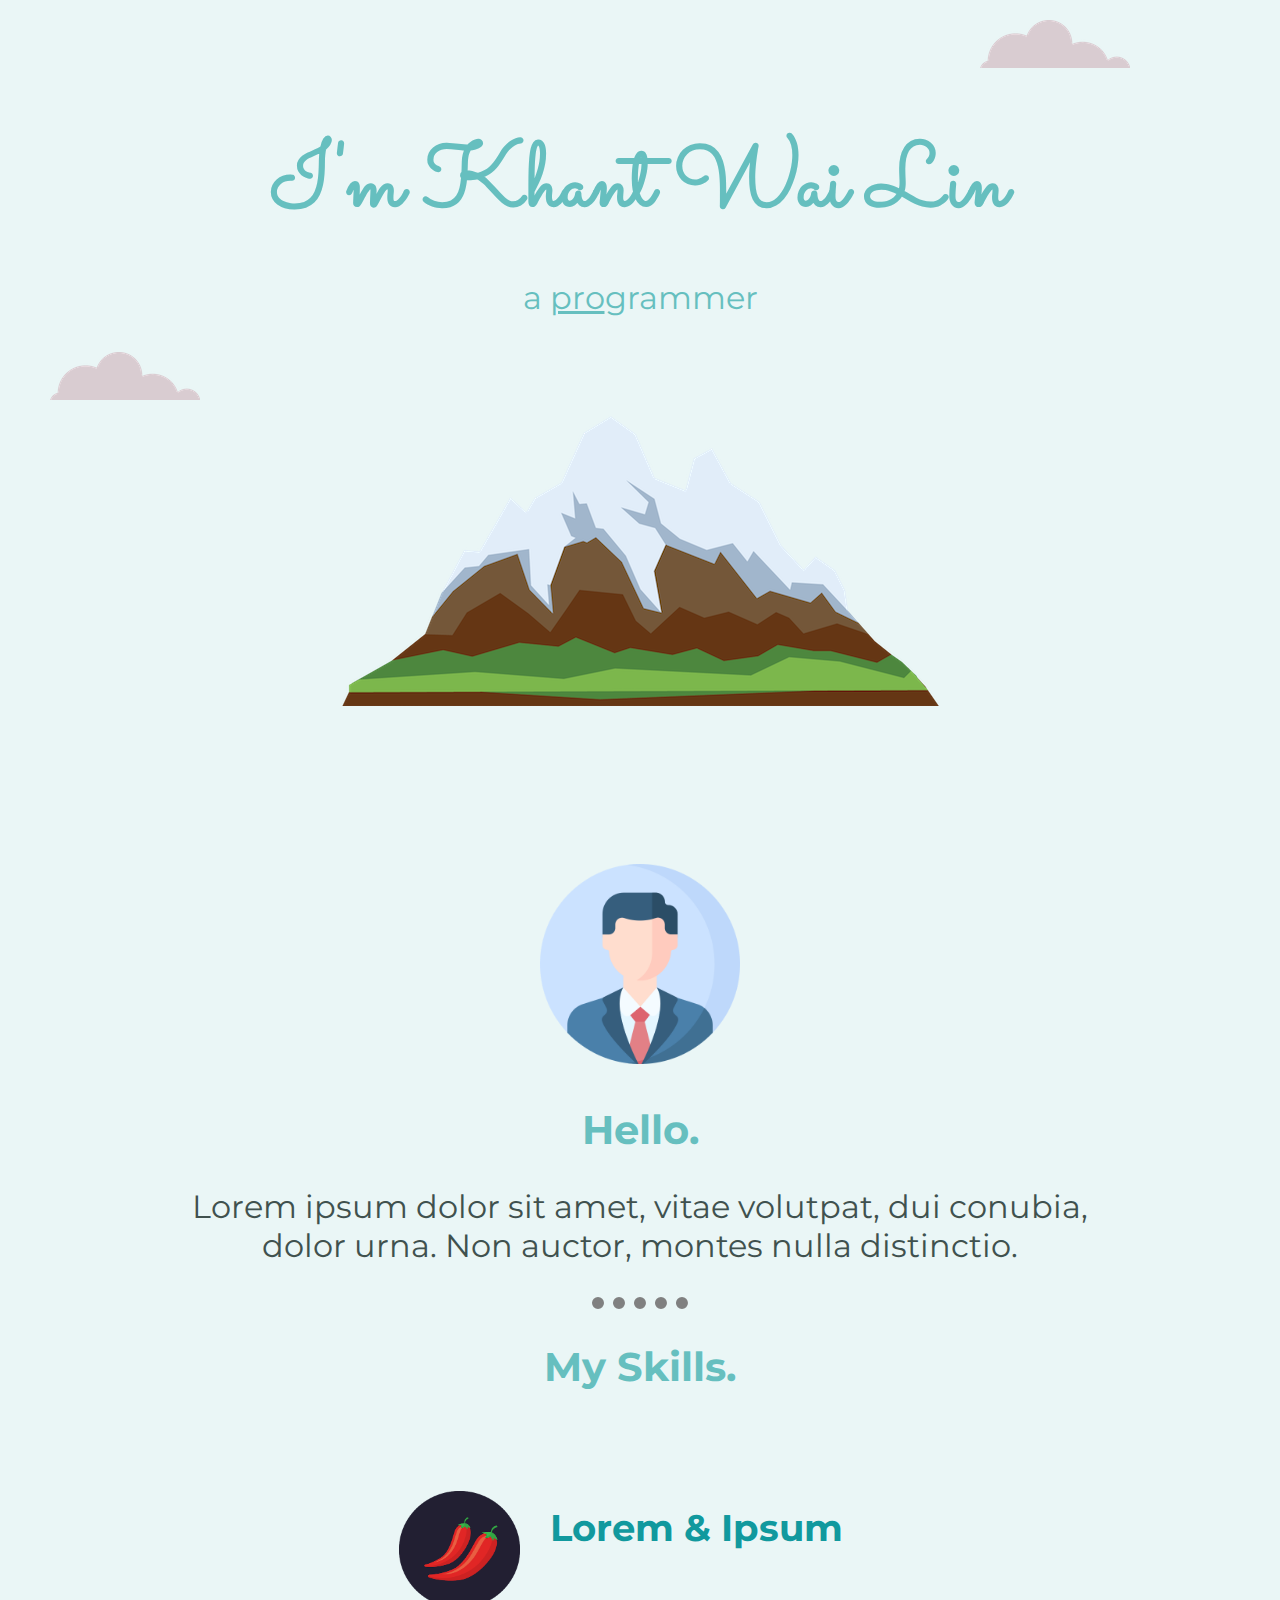
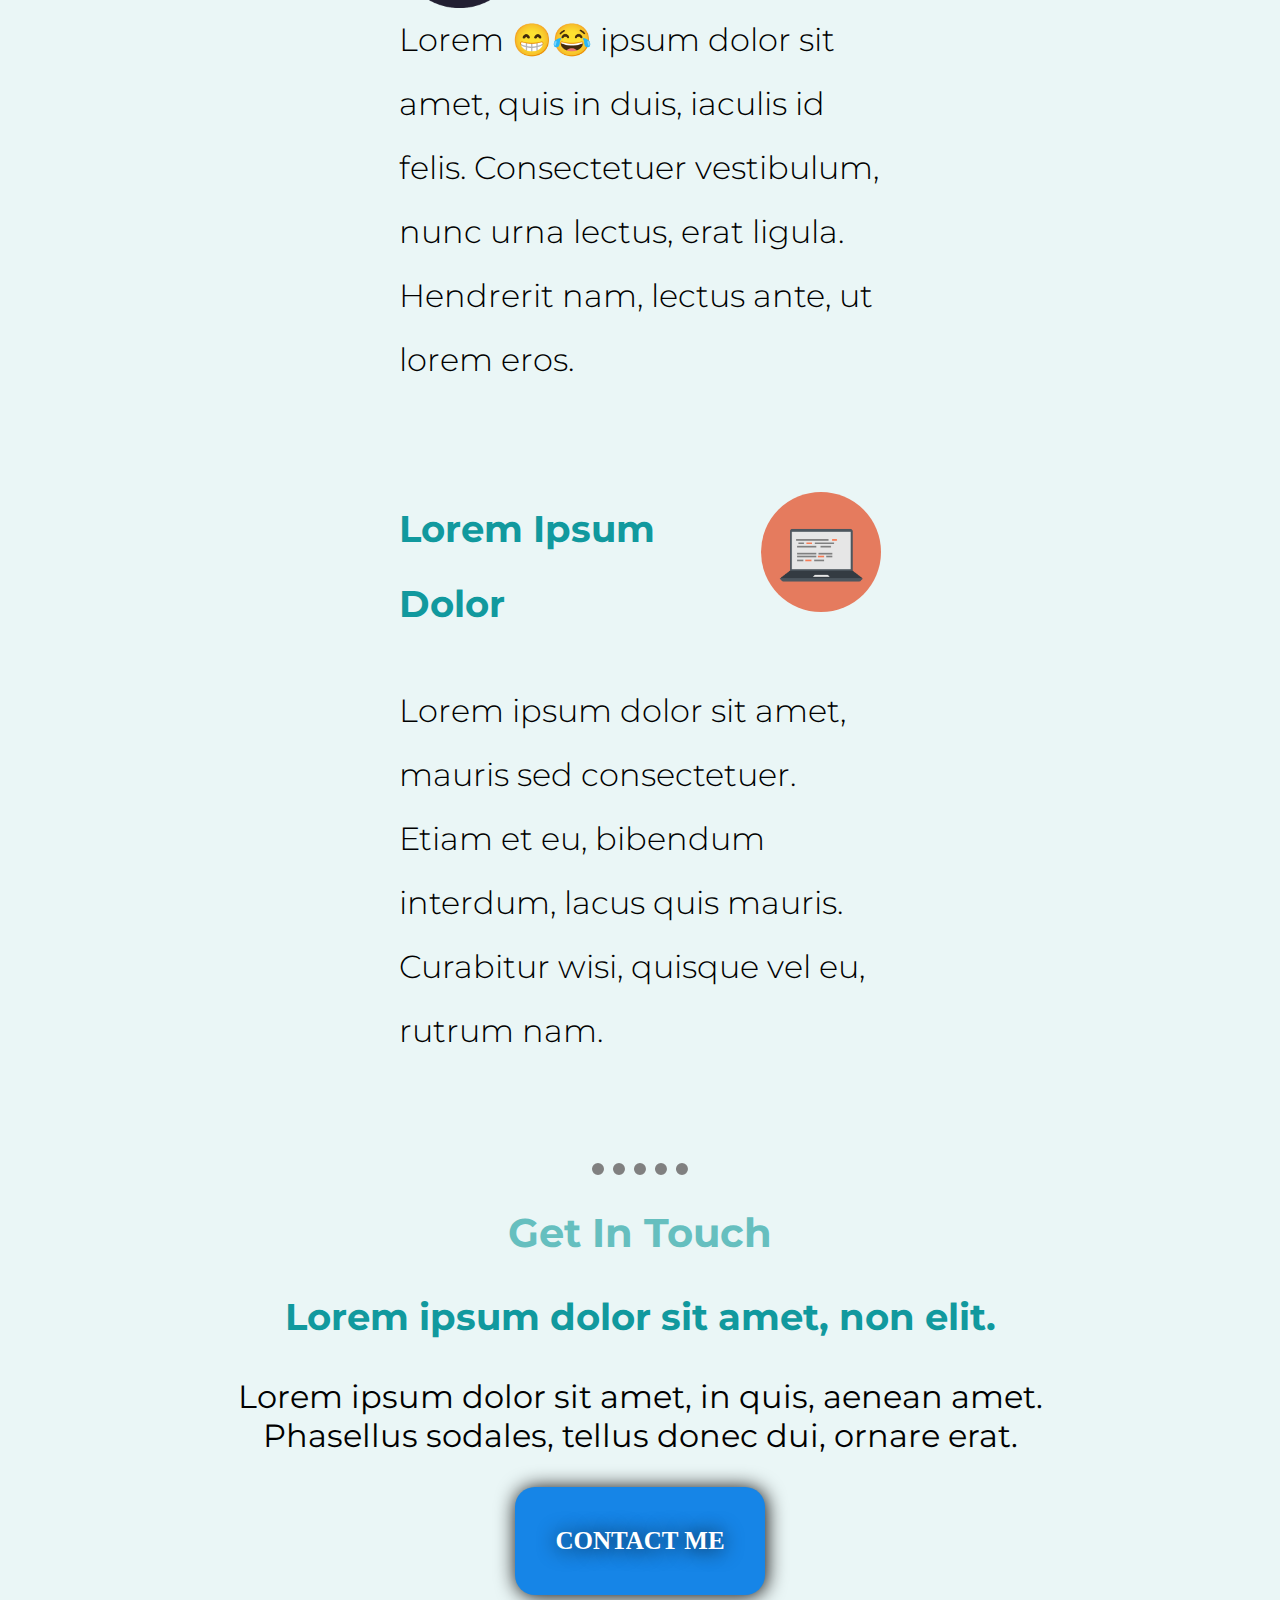
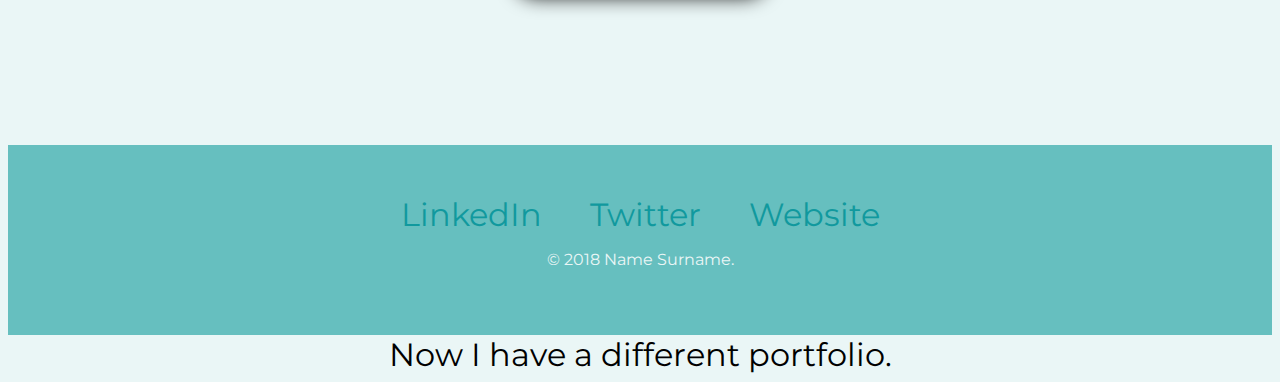
<file: index.html>
<!DOCTYPE html>
<html lang="en" dir="ltr">
  <head>
    <meta charset="utf-8">
    <title>Khant Wai Lin</title>
    <link rel="stylesheet"type="text/css" href="css/style.css">
    <link rel="icon" href="favicon.ico">
    <link href="https://fonts.googleapis.com/css2?family=Merriweather:wght@300&family=Montserrat:wght@300&family=Sacramento&display=swap" rel="stylesheet">
  </head>
  <body>
    <div class="top-container">
      <img class="top-cloud"src="images/cloud.png" alt="cloud">
      <h1>I'm Khant Wai Lin</h1>
      <p class="programmer">a <span class="underline">pro</span>grammer</p>
      <img class="bottom-cloud" src="images/cloud.png" alt="cloud">
      <img src="images/mountain.png" alt="mountain">
    </div>
    <div class="middle-container">
      <div class="profile">
        <img class="profile-picture" src="images/profile.png" alt="myprofile">
        <h2>Hello.</h2>
        <p class="profile-description">Lorem ipsum dolor sit amet, vitae volutpat, dui conubia, dolor urna. Non auctor, montes nulla distinctio.</p>
      </div>
      <hr>
      <div class="skills">
        <h2>My Skills.</h2>
        <div class="skill-row">
          <img class="chillies-img" src="images/chillies.png" alt="chillies">
          <h3>Lorem & Ipsum</h3>
          <p class="chillies-paragraph">Lorem 😁😂 ipsum dolor sit amet, quis in duis, iaculis id felis. Consectetuer vestibulum, nunc urna lectus, erat ligula. Hendrerit nam, lectus ante, ut lorem eros.</p>
        </div>
        <div class="skill-row">
          <img class="computer-img" src="images/computer.png" alt="computer">
          <h3>Lorem Ipsum Dolor</h3>
          <p class="computer-paragraph">Lorem ipsum dolor sit amet, mauris sed consectetuer. Etiam et eu, bibendum interdum, lacus quis mauris. Curabitur wisi, quisque vel eu, rutrum nam.</p>
        </div>
      </div>
      <hr>
      <div class="contact-me">
        <h2>Get In Touch</h2>
        <h3>Lorem ipsum dolor sit amet, non elit.</h3>
        <p>Lorem ipsum dolor sit amet, in quis, aenean amet. Phasellus sodales, tellus donec dui, ornare erat.</p>
        <a class="btn" href="mailto:name@email.com">CONTACT ME</a>
      </div>
    </div>


    <div class="bottom-container">
      <a class="footer-link" href="https://www.linkedin.com/">LinkedIn</a>
      <a class="footer-link" href="https://twitter.com/">Twitter</a>
      <a class="footer-link" href="https://www.appbrewery.co/">Website</a>
      <p class="surname">© 2018 Name Surname.</p>
    </div>


    <div>
     Now I have a different portfolio.
    </div>
  </body>
</html>
</file>
<file: css/style.css>
body {
  background-color: #EAF6F6;
  text-align: center;
  font-family: 'Montserrat', sans-serif;
  font-size: 2rem;
}
hr{
  height: 0;
  width: 10%;
  border-width: 12px 0 0 0;
  border-style: dotted;
}
h1{
    font-family: 'Sacramento', cursive;
    font-size: 5.62rem;
    margin:50px auto 0 auto;
    color: #66BFBF;
    line-height: 2;
}
.programmer{
  margin-top:0;
  color: #66BFBF;
  font-weight: normal;
}

h2{
  font-family: 'Montserrat', sans-serif;
  font-size: 2.5rem;
  color: #66BFBF;
}
h3{
  font-family: 'Montserrat', sans-serif;
  color: #11999E;
}
a {
  color: #11999E;
}
.top-container {
  background-color:#EAF6F6;
  padding-top: 40px;
}
.middle-container{
  margin: 150px;
}
.profile-picture{
  height: 200px;
  width: 200px;
}
.skill-row{
  width: 50%;
  margin: 100px auto 100px auto;
  text-align: left;
  line-height: 2;
  font-weight: 300;
}
.chillies-img{
  width:25%;
  float: left;
  margin-right: 30px;
}
.chillies-paragraph{
  clear: left;
}
.computer-paragraph{
  clear: right;
}
.computer-img{
  width: 25%;
  border-radius: 100%;
  float: right;
  margin-left: 30px;
}
.bottom-container {
  margin-top: 100px;
  background-color: #66BFBF;
  padding: 50px;
}
.footer-link{
  margin: 20px;
  text-decoration: none;
}

.underline {
  text-decoration: underline;
}

.bottom-cloud {
  position: absolute;
  left: 50px;
  bottom: 500px;
}

.top-cloud {
  position: absolute;
  top: 20px;
  right: 150px;
}
.profile-description{
  color:#40514E;
}
/*for button*/
.btn {
   -webkit-border-radius: 20px;
   -moz-border-radius: 20px;
   border-radius: 20px;
   color: #FFFFFF;
   font-family: Times New Roman;
   font-size: 25px;
   font-weight: 600;
   padding: 40px;
   background-color: #1685E7;
   -webkit-box-shadow: 1px 1px 20px 0 #000000;
   -moz-box-shadow: 1px 1px 20px 0 #000000;
   box-shadow: 1px 1px 20px 0 #000000;
   text-shadow: 1px 1px 20px #000000;
   border: solid #000000 0;
   text-decoration: none;
   display: inline-block;
   cursor: pointer;
   text-align: center;
}

.btn:hover {
   border: solid #337FED 1px;
   background: #1E62D0;
   background-image: -webkit-linear-gradient(top, #1E62D0, #3D94F6);
   background-image: -moz-linear-gradient(top, #1E62D0, #3D94F6);
   background-image: -ms-linear-gradient(top, #1E62D0, #3D94F6);
   background-image: -o-linear-gradient(top, #1E62D0, #3D94F6);
   background-image: -webkit-gradient(to bottom, #1E62D0, #3D94F6);
   -webkit-border-radius: 20px;
   -moz-border-radius: 20px;
   border-radius: 20px;
   text-decoration: none;
}
.surname{
  color:#EAF6F6;
  font-size:1rem;
}
a:hover{
  color:#EAF6F6;
}
</file>
